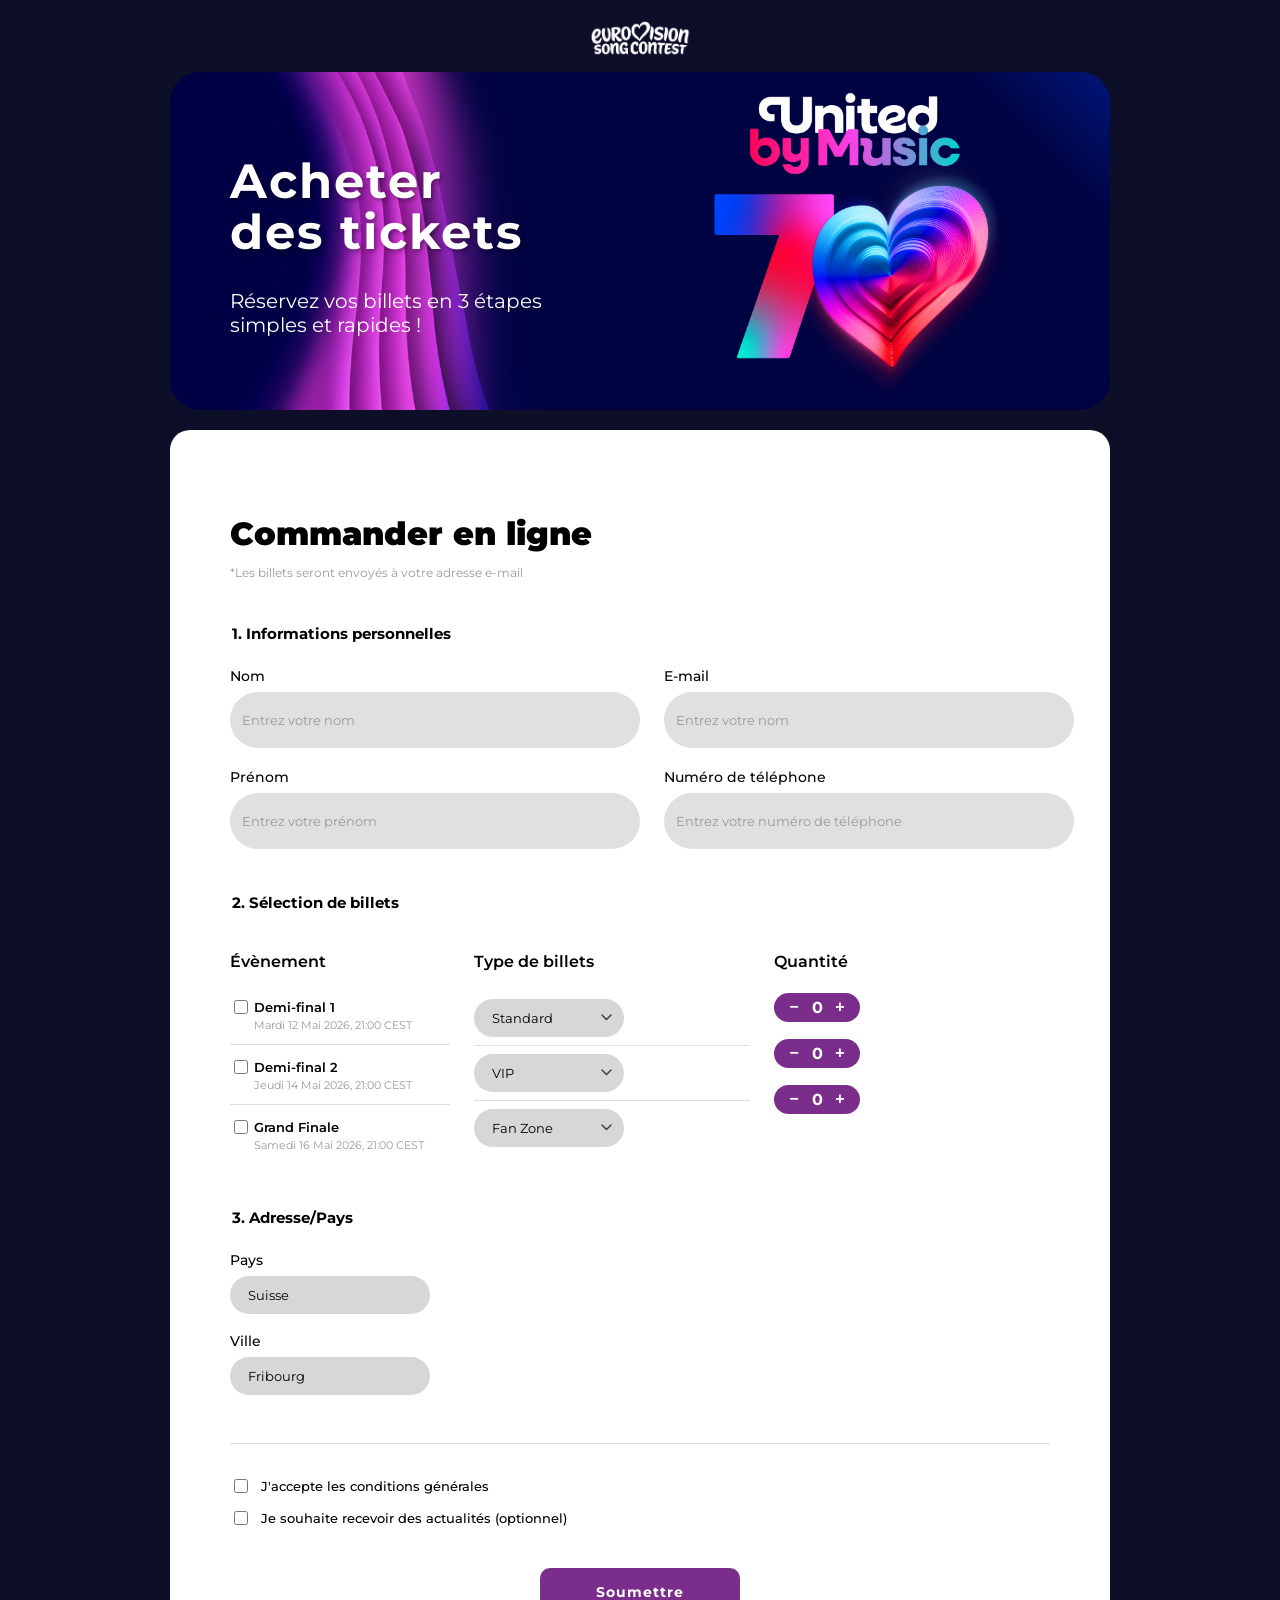
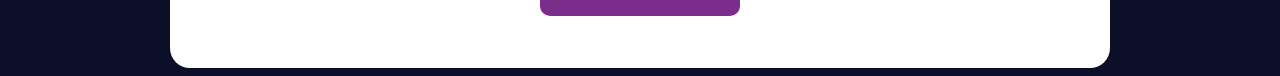
<file: index.html>
<!doctype html>
<html lang="fr">
  <head>
    <meta charset="UTF-8" />
    <meta name="viewport" content="width=device-width, initial-scale=1.0" />
    <title>Eurovision – Acheter des tickets</title>
    <link rel="stylesheet" href="styles.css" />
    <link rel="preconnect" href="https://fonts.googleapis.com" />
    <link rel="preconnect" href="https://fonts.gstatic.com" crossorigin />
    <link
      href="https://fonts.googleapis.com/css2?family=Montserrat:wght@400;500;600;700;900&display=swap"
      rel="stylesheet"
    />
  </head>
  <body>
    <img src="photos/eurovision-logo.png" alt="Logo Eurovision" class="logo" />

    <div class="cover">
      <div class="cover-text">
        <h1>Acheter<br />des tickets</h1>
        <h2>Réservez vos billets en 3 étapes<br />simples et rapides !</h2>
      </div>
    </div>

    <div class="form-container">
      <h3>Commander en ligne</h3>
      <p class="form-note">
        *Les billets seront envoyés à votre adresse e-mail
      </p>

      <form>
        <section>
          <h4>1. Informations personnelles</h4>
          <div class="personal-info">
            <div class="field">
              <label for="nom">Nom</label>
              <input
                id="nom"
                type="text"
                name="nom"
                placeholder="Entrez votre nom"
              />
            </div>
            <div class="field">
              <label for="email">E-mail</label>
              <input
                id="email"
                type="email"
                name="email"
                placeholder="Entrez votre nom"
              />
            </div>
            <div class="field">
              <label for="prenom">Prénom</label>
              <input
                id="prenom"
                type="text"
                name="prenom"
                placeholder="Entrez votre prénom"
              />
            </div>
            <div class="field">
              <label for="telephone">Numéro de téléphone</label>
              <input
                id="telephone"
                type="tel"
                name="telephone"
                placeholder="Entrez votre numéro de téléphone"
              />
            </div>
          </div>
        </section>

        <section>
          <h4>2. Sélection de billets</h4>
          <div class="container-selection-billets">
            <div class="checkbox-group">
              <p class="group-label">Évènement</p>
              <div class="checkbox-item">
                <input
                  type="checkbox"
                  id="ev1"
                  name="evenement"
                  value="demi-final-1"
                />
                <label for="ev1">Demi-final 1</label>
                <span class="event-date">Mardi 12 Mai 2026, 21:00 CEST</span>
              </div>
              <div class="checkbox-item">
                <input
                  type="checkbox"
                  id="ev2"
                  name="evenement"
                  value="demi-final-2"
                />
                <label for="ev2">Demi-final 2</label>
                <span class="event-date">Jeudi 14 Mai 2026, 21:00 CEST</span>
              </div>
              <div class="checkbox-item">
                <input
                  type="checkbox"
                  id="ev3"
                  name="evenement"
                  value="grand-final"
                />
                <label for="ev3">Grand Finale</label>
                <span class="event-date">Samedi 16 Mai 2026, 21:00 CEST</span>
              </div>
            </div>

            <div class="select-billets">
              <p class="group-label">Type de billets</p>
              <div class="billet-row">
                <select id="billet-1" name="billet-1">
                  <option value="standard">Standard</option>
                  <option value="vip">VIP</option>
                  <option value="fan-zone">Fan Zone</option>
                </select>
              </div>
              <div class="billet-row">
                <select id="billet-2" name="billet-2">
                  <option value="standard">Standard</option>
                  <option value="vip" selected>VIP</option>
                  <option value="fan-zone">Fan Zone</option>
                </select>
              </div>
              <div class="billet-row">
                <select id="billet-3" name="billet-3">
                  <option value="standard">Standard</option>
                  <option value="vip">VIP</option>
                  <option value="fan-zone" selected>Fan Zone</option>
                </select>
              </div>
            </div>

            <div class="quantité-column">
              <p class="group-label">Quantité</p>
              <div class="quantité-row">
                <div class="quantité-control">
                  <button type="button" onclick="changeQty(this, -1)">−</button>
                  <span>0</span>
                  <button type="button" onclick="changeQty(this, 1)">+</button>
                </div>
              </div>
              <div class="quantité-row">
                <div class="quantité-control">
                  <button type="button" onclick="changeQty(this, -1)">−</button>
                  <span>0</span>
                  <button type="button" onclick="changeQty(this, 1)">+</button>
                </div>
              </div>
              <div class="quantité-row">
                <div class="quantité-control">
                  <button type="button" onclick="changeQty(this, -1)">−</button>
                  <span>0</span>
                  <button type="button" onclick="changeQty(this, 1)">+</button>
                </div>
              </div>
            </div>
          </div>
        </section>

        <section>
          <h4>3. Adresse/Pays</h4>
          <div class="container-selection-adresse">
            <div class="field">
              <label for="country">Pays</label>
              <select id="country" name="country">
                <option value="albanie">Albanie</option>
                <option value="andorre">Andorre</option>
                <option value="autriche">Autriche</option>
                <option value="belgique">Belgique</option>
                <option value="bulgarie">Bulgarie</option>
                <option value="croatie">Croatie</option>
                <option value="chypre">Chypre</option>
                <option value="republique-tcheque">République tchèque</option>
                <option value="danemark">Danemark</option>
                <option value="estonie">Estonie</option>
                <option value="finlande">Finlande</option>
                <option value="france">France</option>
                <option value="allemagne">Allemagne</option>
                <option value="grece">Grèce</option>
                <option value="hongrie">Hongrie</option>
                <option value="islande">Islande</option>
                <option value="irlande">Irlande</option>
                <option value="italie">Italie</option>
                <option value="lettonie">Lettonie</option>
                <option value="lituanie">Lituanie</option>
                <option value="luxembourg">Luxembourg</option>
                <option value="malte">Malte</option>
                <option value="moldavie">Moldavie</option>
                <option value="monaco">Monaco</option>
                <option value="pays-bas">Pays-Bas</option>
                <option value="norvege">Norvège</option>
                <option value="pologne">Pologne</option>
                <option value="portugal">Portugal</option>
                <option value="roumanie">Roumanie</option>
                <option value="serbie">Serbie</option>
                <option value="espagne">Espagne</option>
                <option value="suede">Suède</option>
                <option value="suisse" selected>Suisse</option>
                <option value="ukraine">Ukraine</option>
                <option value="royaume-uni">Royaume-Uni</option>
              </select>
            </div>
            <div class="field">
              <label for="ville">Ville</label>
              <select id="ville" name="ville">
                <option value="fribourg">Fribourg</option>
                <option value="berne">Berne</option>
                <option value="geneve">Genève</option>
                <option value="lausanne">Lausanne</option>
                <option value="zurich">Zurich</option>
              </select>
            </div>
          </div>
        </section>

        <hr class="form-separator" />

        <div class="cgu">
          <label class="cgu-item">
            <input type="checkbox" name="cgu" required />
            <span>J'accepte les conditions générales</span>
          </label>
          <label class="cgu-item">
            <input type="checkbox" name="newsletter" />
            <span>Je souhaite recevoir des actualités (optionnel)</span>
          </label>
        </div>

        <button type="submit" class="submit-btn">Soumettre</button>
      </form>
    </div>
    <script src="script.js"></script>
  </body>
</html>
</file>
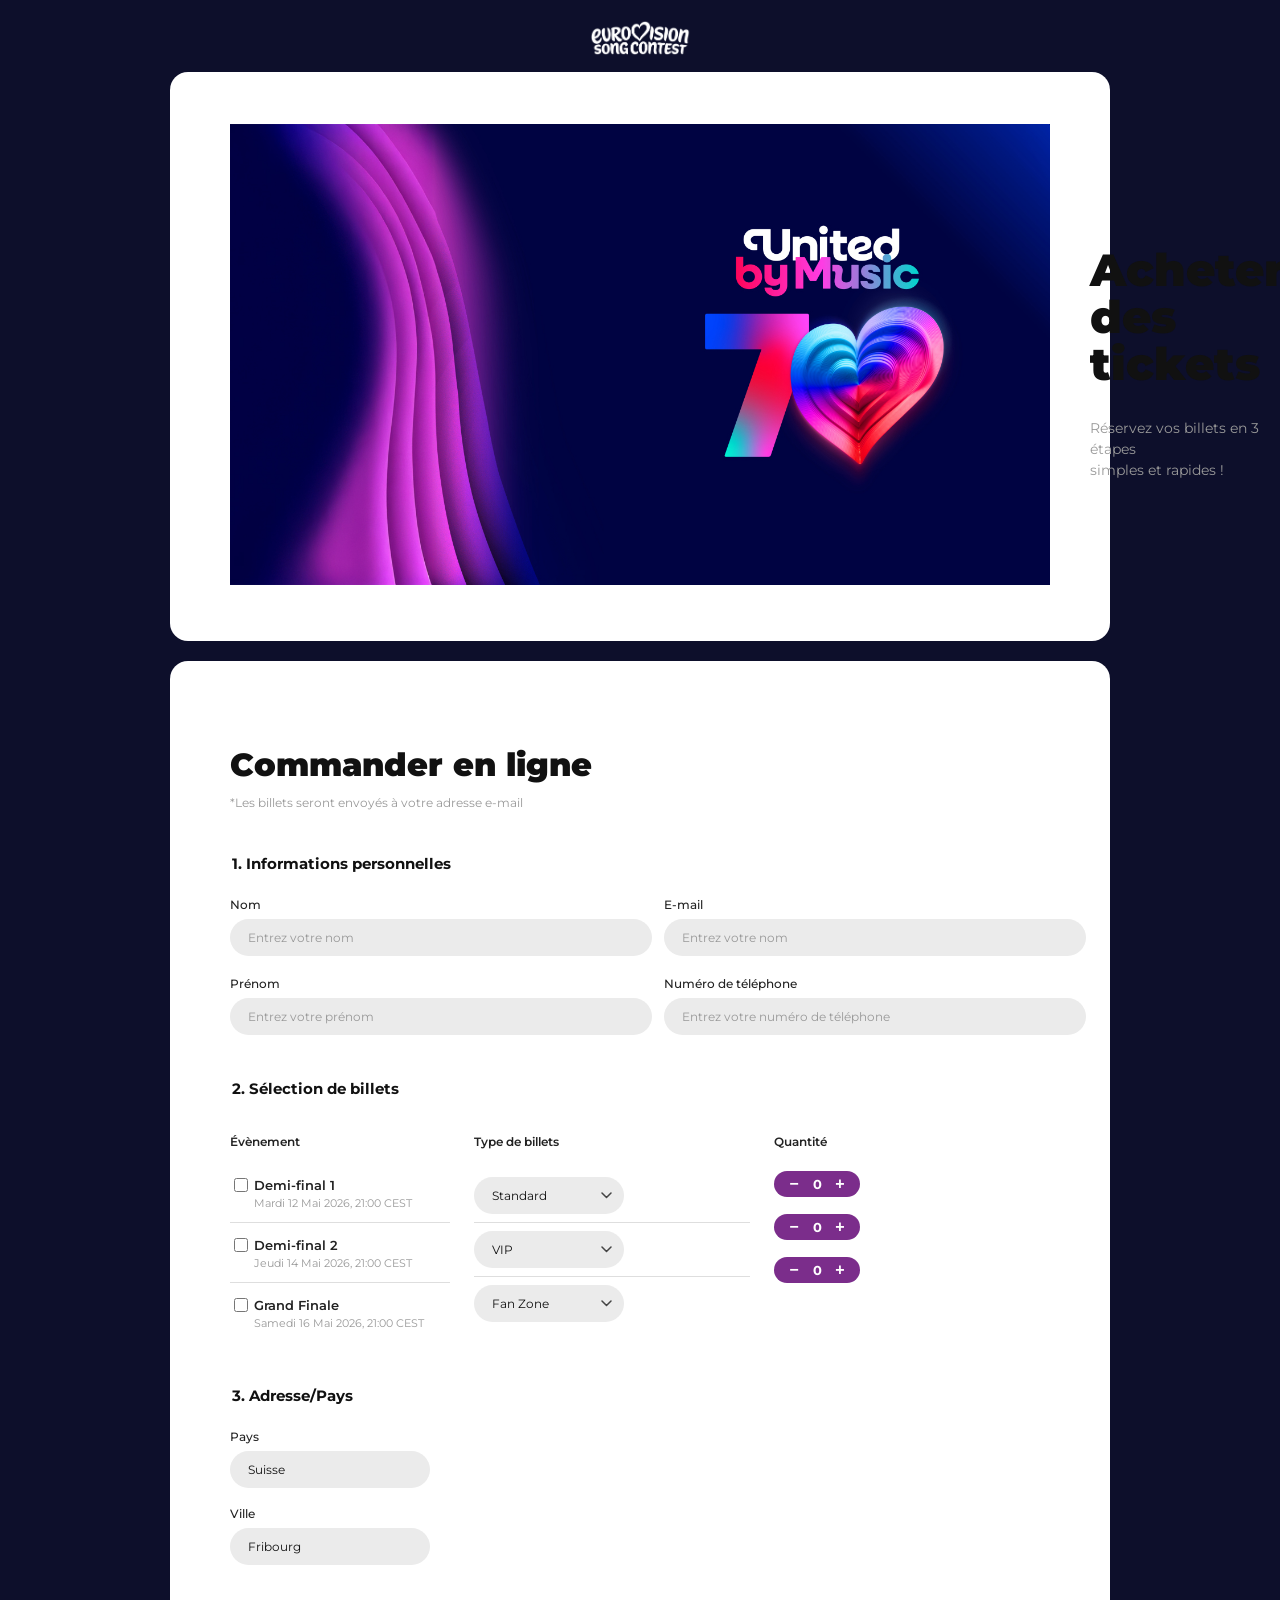
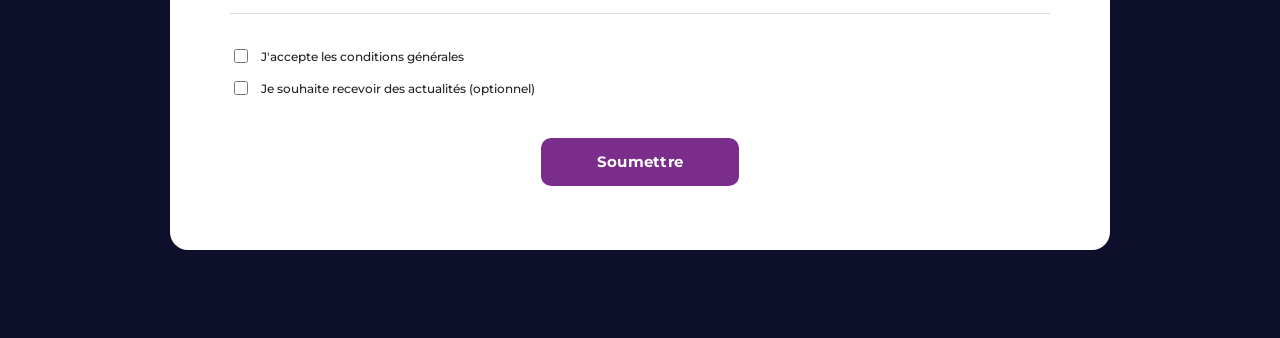
<file: index copie 2.html>
<!doctype html>
<html lang="fr">
  <head>
    <meta charset="UTF-8" />
    <meta name="viewport" content="width=device-width, initial-scale=1.0" />
    <title>Eurovision – Acheter des tickets</title>
    <link rel="stylesheet" href="styles copie.css" />
    <link rel="preconnect" href="https://fonts.googleapis.com" />
    <link rel="preconnect" href="https://fonts.gstatic.com" crossorigin />
    <link
      href="https://fonts.googleapis.com/css2?family=Montserrat:wght@400;500;600;700;900&display=swap"
      rel="stylesheet"
    />
  </head>
  <body>
    <img src="/photos/eurovision-logo.png" alt="Logo Eurovision" class="logo" />

    <div class="cover">
      <img
        src="/photos/Eurovision-2026.jpg"
        alt="Image de tickets"
        class="form-image"
      />
      <div class="cover-text">
        <h1>Acheter<br />des tickets</h1>
        <h2>Réservez vos billets en 3 étapes<br />simples et rapides !</h2>
      </div>
    </div>

    <div class="form-container">
      <h3>Commander en ligne</h3>
      <p class="form-note">
        *Les billets seront envoyés à votre adresse e-mail
      </p>

      <form>
        <section>
          <h4>1. Informations personnelles</h4>
          <div class="personal-info">
            <div class="field">
              <label for="nom">Nom</label>
              <input
                id="nom"
                type="text"
                name="nom"
                placeholder="Entrez votre nom"
              />
            </div>
            <div class="field">
              <label for="email">E-mail</label>
              <input
                id="email"
                type="email"
                name="email"
                placeholder="Entrez votre nom"
              />
            </div>
            <div class="field">
              <label for="prenom">Prénom</label>
              <input
                id="prenom"
                type="text"
                name="prenom"
                placeholder="Entrez votre prénom"
              />
            </div>
            <div class="field">
              <label for="telephone">Numéro de téléphone</label>
              <input
                id="telephone"
                type="tel"
                name="telephone"
                placeholder="Entrez votre numéro de téléphone"
              />
            </div>
          </div>
        </section>

        <section>
          <h4>2. Sélection de billets</h4>
          <div class="container-selection-billets">
            <div class="checkbox-group">
              <p class="group-label">Évènement</p>
              <div class="checkbox-item">
                <input
                  type="checkbox"
                  id="ev1"
                  name="evenement"
                  value="demi-final-1"
                />
                <label for="ev1">Demi-final 1</label>
                <span class="event-date">Mardi 12 Mai 2026, 21:00 CEST</span>
              </div>
              <div class="checkbox-item">
                <input
                  type="checkbox"
                  id="ev2"
                  name="evenement"
                  value="demi-final-2"
                />
                <label for="ev2">Demi-final 2</label>
                <span class="event-date">Jeudi 14 Mai 2026, 21:00 CEST</span>
              </div>
              <div class="checkbox-item">
                <input
                  type="checkbox"
                  id="ev3"
                  name="evenement"
                  value="grand-final"
                />
                <label for="ev3">Grand Finale</label>
                <span class="event-date">Samedi 16 Mai 2026, 21:00 CEST</span>
              </div>
            </div>

            <div class="select-billets">
              <p class="group-label">Type de billets</p>
              <div class="billet-row">
                <select id="billet-1" name="billet-1">
                  <option value="standard">Standard</option>
                  <option value="vip">VIP</option>
                  <option value="fan-zone">Fan Zone</option>
                </select>
              </div>
              <div class="billet-row">
                <select id="billet-2" name="billet-2">
                  <option value="standard">Standard</option>
                  <option value="vip" selected>VIP</option>
                  <option value="fan-zone">Fan Zone</option>
                </select>
              </div>
              <div class="billet-row">
                <select id="billet-3" name="billet-3">
                  <option value="standard">Standard</option>
                  <option value="vip">VIP</option>
                  <option value="fan-zone" selected>Fan Zone</option>
                </select>
              </div>
            </div>

            <div class="quantité-column">
              <p class="group-label">Quantité</p>
              <div class="quantité-row">
                <div class="quantité-control">
                  <button type="button" onclick="changeQty(this, -1)">−</button>
                  <span>0</span>
                  <button type="button" onclick="changeQty(this, 1)">+</button>
                </div>
              </div>
              <div class="quantité-row">
                <div class="quantité-control">
                  <button type="button" onclick="changeQty(this, -1)">−</button>
                  <span>0</span>
                  <button type="button" onclick="changeQty(this, 1)">+</button>
                </div>
              </div>
              <div class="quantité-row">
                <div class="quantité-control">
                  <button type="button" onclick="changeQty(this, -1)">−</button>
                  <span>0</span>
                  <button type="button" onclick="changeQty(this, 1)">+</button>
                </div>
              </div>
            </div>
          </div>
        </section>

        <section>
          <h4>3. Adresse/Pays</h4>
          <div class="container-selection-adresse">
            <div class="field">
              <label for="country">Pays</label>
              <select id="country" name="country">
                <option value="albanie">Albanie</option>
                <option value="andorre">Andorre</option>
                <option value="autriche">Autriche</option>
                <option value="belgique">Belgique</option>
                <option value="bulgarie">Bulgarie</option>
                <option value="croatie">Croatie</option>
                <option value="chypre">Chypre</option>
                <option value="republique-tcheque">République tchèque</option>
                <option value="danemark">Danemark</option>
                <option value="estonie">Estonie</option>
                <option value="finlande">Finlande</option>
                <option value="france">France</option>
                <option value="allemagne">Allemagne</option>
                <option value="grece">Grèce</option>
                <option value="hongrie">Hongrie</option>
                <option value="islande">Islande</option>
                <option value="irlande">Irlande</option>
                <option value="italie">Italie</option>
                <option value="lettonie">Lettonie</option>
                <option value="lituanie">Lituanie</option>
                <option value="luxembourg">Luxembourg</option>
                <option value="malte">Malte</option>
                <option value="moldavie">Moldavie</option>
                <option value="monaco">Monaco</option>
                <option value="pays-bas">Pays-Bas</option>
                <option value="norvege">Norvège</option>
                <option value="pologne">Pologne</option>
                <option value="portugal">Portugal</option>
                <option value="roumanie">Roumanie</option>
                <option value="serbie">Serbie</option>
                <option value="espagne">Espagne</option>
                <option value="suede">Suède</option>
                <option value="suisse" selected>Suisse</option>
                <option value="ukraine">Ukraine</option>
                <option value="royaume-uni">Royaume-Uni</option>
              </select>
            </div>
            <div class="field">
              <label for="ville">Ville</label>
              <select id="ville" name="ville">
                <option value="fribourg">Fribourg</option>
                <option value="berne">Berne</option>
                <option value="geneve">Genève</option>
                <option value="lausanne">Lausanne</option>
                <option value="zurich">Zurich</option>
              </select>
            </div>
          </div>
        </section>

        <hr class="form-separator" />

        <div class="cgu">
          <label class="cgu-item">
            <input type="checkbox" name="cgu" required />
            <span>J'accepte les conditions générales</span>
          </label>
          <label class="cgu-item">
            <input type="checkbox" name="newsletter" />
            <span>Je souhaite recevoir des actualités (optionnel)</span>
          </label>
        </div>

        <button type="submit" class="submit-btn">Soumettre</button>
      </form>
    </div>

    <script>
      function changeQty(btn, delta) {
        const span = btn.parentElement.querySelector("span");
        let val = parseInt(span.textContent) + delta;
        if (val < 0) val = 0;
        span.textContent = val;
      }
    </script>
  </body>
</html>
</file>
<file: styles.css>
:root /*pour définir des variables CSS globales*/ {
  --bg-dark: #0d0f2b;
  --bg-card: #ffffff;
  --bg-input: #ebebeb;
  --color-primary: #7b2d8b;
  --color-primary-hover: #631f72;
  --color-text-muted: #999999;
  --color-border: #dedede;
  --max-width: 820px;
}

body {
  font-family: "Montserrat", sans-serif;
  background-color: #0d0f29;
  min-height: 1000 px;
}

.logo {
  display: block;
  margin: 20px auto 16px;
  height: 36px;
  width: auto;
}

.cover {
  background-image: url("photos/Eurovision-2026.jpg");
  border-radius: 30px;
  background-size: cover;
  background-position: center;
  max-width: 820px;
  margin: 0 auto 20px;
  padding: 52px 60px 56px;
  display: flex;
  align-items: center;
  justify-content: space-between;
  gap: 40px;
}

.cover-text h1 {
  font-size: 48px;
  font-weight: 700;
  line-height: 1.05;
  color: white;
  letter-spacing: 2px; /*pour augmenter l'espace entre les lettres du titre principal et améliorer sa lisibilité.*/
  text-shadow: 2px 2px 5px rgba(0, 0, 0, 0.4); /*pour ajouter une ombre portée au texte du titre principal, ce qui améliore la lisibilité en créant un contraste avec l'arrière-plan de l'image.*/
}

.cover-text h2 {
  font-size: 20px;
  font-weight: 400;
  color: white;
}

img {
  max-width: 100%;
  height: auto;
}
.form-container {
  background: var(--bg-card);
  border-radius: 20px;
  max-width: var(--max-width);
  margin: 0 auto;
  padding: 52px 60px 52px;
}

.form-container h3 {
  font-size: 32px;
  font-weight: 900;
  margin-bottom: 6px;
}

.form-note {
  font-size: 12px;
  color: var(--color-text-muted);
  margin-bottom: 40px;
}

section {
  margin-top: 44px;
}

section h4 {
  font-size: 15px;
  font-weight: 700;
  color: var(--color-text);
  margin-bottom: 24px;
  padding-left: 2px;
}

.field {
  display: flex;
  flex-direction: column;
  gap: 7px;
}

label {
  font-size: 14px;
  font-weight: 500;
  color: #000000;
}

input[type="text"],
input[type="email"],
input[type="tel"] {
  display: flex;
  font-family: Montserrat, sans-serif;
  width: 100%;
  height: 32px;
  padding: 12px;
  justify-content: center;
  align-items: center;
  gap: 10px;
  border-radius: 50px;
  border: none;
  background: #e0e0e0;
}
select {
  background: #d7d7d7;
  border: none;
  border-radius: 50px;
  padding: 11px 18px;
  font-size: 13px;
  font-family: Montserrat, sans-serif;
  outline: none;
  width: 100%;
  appearance: none; /*supprimer ou modifier l’apparence par défaut d’un élément du navigateur.*/
}

input::placeholder {
  color: var(--color-text-muted);
}

input:focus,
select:focus {
  background: #e0dff0;
  outline: 2px solid var(--color-primary);
}

.personal-info {
  display: grid;
  grid-template-columns: 1fr 1fr;
  gap: 20px 48px;
}

.container-selection-billets {
  display: grid;
  grid-template-columns: 220px 1fr 1fr;
  gap: 0;
  align-items: start;
}

.group-label {
  font-size: 16px;
  font-weight: 600;
  margin-bottom: 14px;
}

.checkbox-group {
  display: flex;
  flex-direction: column;
}

.checkbox-group > .group-label {
  margin-bottom: 14px;
}

.checkbox-item {
  display: grid;
  grid-template-columns: 16px 1fr;
  grid-template-rows: auto auto;
  column-gap: 8px;
  padding: 12px 0;
  border-bottom: 1px solid var(--color-border);
  align-items: center;
  cursor: pointer; /*pour indiquer à l'utilisateur que les éléments sont interactifs.*/
}

.checkbox-item:last-child {
  border-bottom: none;
}

.checkbox-item input[type="checkbox"] {
  width: 14px;
  height: 14px;
  accent-color: #7b2d8b;
  cursor: pointer;
  grid-row: 1;
  grid-column: 1;
  border-radius: 3px;
}

.checkbox-item label {
  font-size: 13px;
  font-weight: 600;
  grid-row: 1; /*l’élément est placé dans la 1ʳᵉ ligne*/
  grid-column: 2; /*l’élément est placé dans la 2ᵉ colonne*/
  cursor: pointer; /*pour indiquer à l'utilisateur que les éléments sont interactifs.*/
}

.event-date {
  font-size: 11px;
  color: var(--color-text-muted);
  grid-row: 2;
  grid-column: 2;
  margin-top: 1px;
}

.select-billets {
  padding-left: 24px;
}

.select-billets .billet-row {
  display: flex;
  align-items: center;
  padding: 8px 0;
  border-bottom: 1px solid var(--color-border);
}

.select-billets .billet-row:last-child {
  border-bottom: none;
}

.select-billets .billet-row:first-of-type {
  padding-top: 14px;
}

.select-billets select {
  max-width: 150px;
  padding-right: 32px;
  background-image: url("data:image/svg+xml,%3Csvg xmlns='http://www.w3.org/2000/svg' width='11' height='7' viewBox='0 0 11 7'%3E%3Cpath d='M1 1l4.5 4.5L10 1' stroke='%23444' stroke-width='1.5' fill='none' stroke-linecap='round' stroke-linejoin='round'/%3E%3C/svg%3E"); /*arrow*/
  background-repeat: no-repeat;
  background-position: right 12px center;
  cursor: pointer;
}

.quantité-column {
  padding-left: 24px;
}

.qty-column > .group-label {
  visibility: hidden;
}

.quantité-row {
  display: flex;
  align-items: center;
  padding: 8px 0;
  border-bottom: 1px solid transparent;
}

.qty-row:first-of-type {
  padding-top: 14px;
}

.quantité-control {
  display: inline-flex;
  align-items: center;
  gap: 8px;
  background: var(
    --color-primary
  ); /*var: pour utiliser des propriétés CSS personnalisées définies dans :root, ce qui facilite la maintenance et la cohérence des couleurs à travers le site.*/
  border-radius: 30px;
  padding: 5px 12px;
}

.quantité-control button {
  background: none;
  border: none;
  color: white;
  font-size: 16px;
  font-weight: 700;
  cursor: pointer;
  line-height: 1;
  padding: 0;
  width: 16px;
  text-align: center;
}

.quantité-control span {
  color: white;
  font-size: 16px;
  font-weight: 700;
  min-width: 14px;
  text-align: center;
}

.container-selection-adresse {
  display: flex;
  flex-direction: column;
  gap: 18px;
  max-width: 200px;
}

.container-selection-adresse select {
  background-position: right 14px center;
  padding-right: 36px;
  cursor: pointer;
}

.form-separator {
  border: none;
  border-top: 1px solid var(--color-border);
  margin: 48px 0 32px;
}

.cgu {
  display: flex;
  flex-direction: column;
  gap: 12px;
  margin-bottom: 40px;
}

.cgu-item {
  display: flex;
  align-items: center;
  gap: 10px;
  cursor: pointer;
}

.cgu-item input[type="checkbox"] {
  width: 14px;
  height: 14px;
  accent-color: var(--color-primary);
  flex-shrink: 0;
  cursor: pointer;
}

.cgu-item span {
  font-size: 13px;
  color: var(--color-text);
}

.submit-btn {
  display: block;
  margin: 0 auto;
  background: var(--color-primary);
  color: white;
  border: none;
  border-radius: 10px;
  padding: 15px 56px;
  font-family: Montserrat, sans-serif;
  font-size: 14px;
  font-weight: 700;
  cursor: pointer;

  letter-spacing: 1px; /*pour augmenter l'espace entre les lettres du texte du bouton et améliorer sa lisibilité.*/
}

.submit-btn:hover {
  background: var(--color-primary-hover);
}

.submit-btn:active {
  transform: scale(0.97); /* effet de clic en réduisant légèrement le bouton */
  text-transform: uppercase; /* toutes les lettres en majuscules lors du clic */
}
</file>
<file: styles copie.css>
*::before,
*::after {
  box-sizing: border-box;
  margin: 0;
  padding: 0;
}

:root {
  --bg-dark: #0d0f2b;
  --bg-card: #ffffff;
  --bg-input: #ebebeb;
  --color-primary: #7b2d8b;
  --color-primary-hover: #631f72;
  --color-text: #111111;
  --color-text-muted: #999999;
  --color-label: #222222;
  --color-border: #dedede;
  --radius-card: 18px;
  --radius-input: 30px;
  --font: "Montserrat", sans-serif;
  --max-width: 820px;
}

body {
  font-family: var(--font);
  background-color: var(--bg-dark);
  color: var(--color-text);
  min-height: 100vh;
  padding: 0 0 80px;
}

.logo {
  display: block;
  margin: 20px auto 16px;
  height: 36px;
  width: auto;
}

.cover {
  background: var(--bg-card);
  border-radius: var(--radius-card);
  max-width: var(--max-width);
  margin: 0 auto 20px;
  padding: 52px 60px 56px;
  display: flex;
  align-items: center;
  justify-content: space-between;
  gap: 40px;
  position: relative;
}

.cover-text h1 {
  font-size: 2.8rem;
  font-weight: 900;
  line-height: 1.05;
  color: var(--color-text);
}

.cover-text h2 {
  font-size: 0.88rem;
  font-weight: 400;
  color: var(--color-text-muted);
  margin-top: 16px;
  line-height: 1.5;
}

img {
  max-width: 100%;
  height: auto;
}
.form-container {
  background: var(--bg-card);
  border-radius: var(--radius-card);
  max-width: var(--max-width);
  margin: 0 auto;
  padding: 52px 60px 64px;
}

.form-container h3 {
  font-size: 2rem;
  font-weight: 900;
  margin-bottom: 6px;
}

.form-note {
  font-size: 0.72rem;
  color: var(--color-text-muted);
  margin-bottom: 40px;
}

section {
  margin-top: 44px;
}

section h4 {
  font-size: 0.95rem;
  font-weight: 700;
  color: var(--color-text);
  margin-bottom: 24px;
  padding-left: 2px;
}

.field {
  display: flex;
  flex-direction: column;
  gap: 7px;
}

label {
  font-size: 0.78rem;
  font-weight: 500;
  color: var(--color-label);
}

input[type="text"],
input[type="email"],
input[type="tel"],
select {
  background: var(--bg-input);
  border: none;
  border-radius: var(--radius-input);
  padding: 11px 18px;
  font-size: 0.78rem;
  font-family: var(--font);
  color: var(--color-text);
  outline: none;
  width: 100%;
  appearance: none;
  -webkit-appearance: none;
  transition:
    background 0.2s,
    outline 0.2s;
}

input::placeholder {
  color: var(--color-text-muted);
}

input:focus,
select:focus {
  background: #e0dff0;
  outline: 2px solid var(--color-primary);
}

.personal-info {
  display: grid;
  grid-template-columns: 1fr 1fr;
  gap: 20px 48px;
}

.container-selection-billets {
  display: grid;
  grid-template-columns: 220px 1fr 1fr;
  gap: 0;
  align-items: start;
}

.group-label {
  font-size: 0.78rem;
  font-weight: 600;
  color: var(--color-label);
  margin-bottom: 14px;
}

.checkbox-group {
  display: flex;
  flex-direction: column;
}

.checkbox-group > .group-label {
  margin-bottom: 14px;
}

.checkbox-item {
  display: grid;
  grid-template-columns: 16px 1fr;
  grid-template-rows: auto auto;
  column-gap: 8px;
  padding: 12px 0;
  border-bottom: 1px solid var(--color-border);
  align-items: center;
}

.checkbox-item:last-child {
  border-bottom: none;
}

.checkbox-item input[type="checkbox"] {
  width: 14px;
  height: 14px;
  accent-color: var(--color-primary);
  cursor: pointer;
  grid-row: 1;
  grid-column: 1;
  border-radius: 3px;
}

.checkbox-item label {
  font-size: 0.82rem;
  font-weight: 600;
  grid-row: 1;
  grid-column: 2;
  cursor: pointer;
}

.event-date {
  font-size: 0.68rem;
  color: var(--color-text-muted);
  grid-row: 2;
  grid-column: 2;
  margin-top: 1px;
}

.select-billets {
  padding-left: 24px;
}

.select-billets .billet-row {
  display: flex;
  align-items: center;
  padding: 8px 0;
  border-bottom: 1px solid var(--color-border);
}

.select-billets .billet-row:last-child {
  border-bottom: none;
}

.select-billets .billet-row:first-of-type {
  padding-top: 14px;
}

.select-billets select {
  max-width: 150px;
  padding-right: 32px;
  background-image: url("data:image/svg+xml,%3Csvg xmlns='http://www.w3.org/2000/svg' width='11' height='7' viewBox='0 0 11 7'%3E%3Cpath d='M1 1l4.5 4.5L10 1' stroke='%23444' stroke-width='1.5' fill='none' stroke-linecap='round' stroke-linejoin='round'/%3E%3C/svg%3E");
  background-repeat: no-repeat;
  background-position: right 12px center;
  cursor: pointer;
}

.quantité-column {
  padding-left: 24px;
}

.qty-column > .group-label {
  visibility: hidden;
}

.quantité-row {
  display: flex;
  align-items: center;
  padding: 8px 0;
  border-bottom: 1px solid transparent;
}

.qty-row:first-of-type {
  padding-top: 14px;
}

.quantité-control {
  display: inline-flex;
  align-items: center;
  gap: 8px;
  background: var(--color-primary);
  border-radius: 30px;
  padding: 5px 12px;
}

.quantité-control button {
  background: none;
  border: none;
  color: white;
  font-size: 1rem;
  font-weight: 700;
  cursor: pointer;
  line-height: 1;
  padding: 0;
  width: 16px;
  text-align: center;
}

.quantité-control span {
  color: white;
  font-size: 0.8rem;
  font-weight: 700;
  min-width: 14px;
  text-align: center;
}

.container-selection-adresse {
  display: flex;
  flex-direction: column;
  gap: 18px;
  max-width: 200px;
}

.container-selection-adresse select {
  background-position: right 14px center;
  padding-right: 36px;
  cursor: pointer;
}

.form-separator {
  border: none;
  border-top: 1px solid var(--color-border);
  margin: 48px 0 32px;
}

.cgu {
  display: flex;
  flex-direction: column;
  gap: 12px;
  margin-bottom: 40px;
}

.cgu-item {
  display: flex;
  align-items: center;
  gap: 10px;
  cursor: pointer;
}

.cgu-item input[type="checkbox"] {
  width: 14px;
  height: 14px;
  accent-color: var(--color-primary);
  flex-shrink: 0;
  cursor: pointer;
}

.cgu-item span {
  font-size: 0.78rem;
  color: var(--color-label);
}

.submit-btn {
  display: block;
  margin: 0 auto;
  background: var(--color-primary);
  color: white;
  border: none;
  border-radius: 10px;
  padding: 15px 56px;
  font-family: var(--font);
  font-size: 0.92rem;
  font-weight: 700;
  cursor: pointer;
  transition:
    background 0.2s,
    transform 0.1s;
  letter-spacing: 0.02em;
}

.submit-btn:hover {
  background: var(--color-primary-hover);
}

.submit-btn:active {
  transform: scale(0.97);
}
</file>
